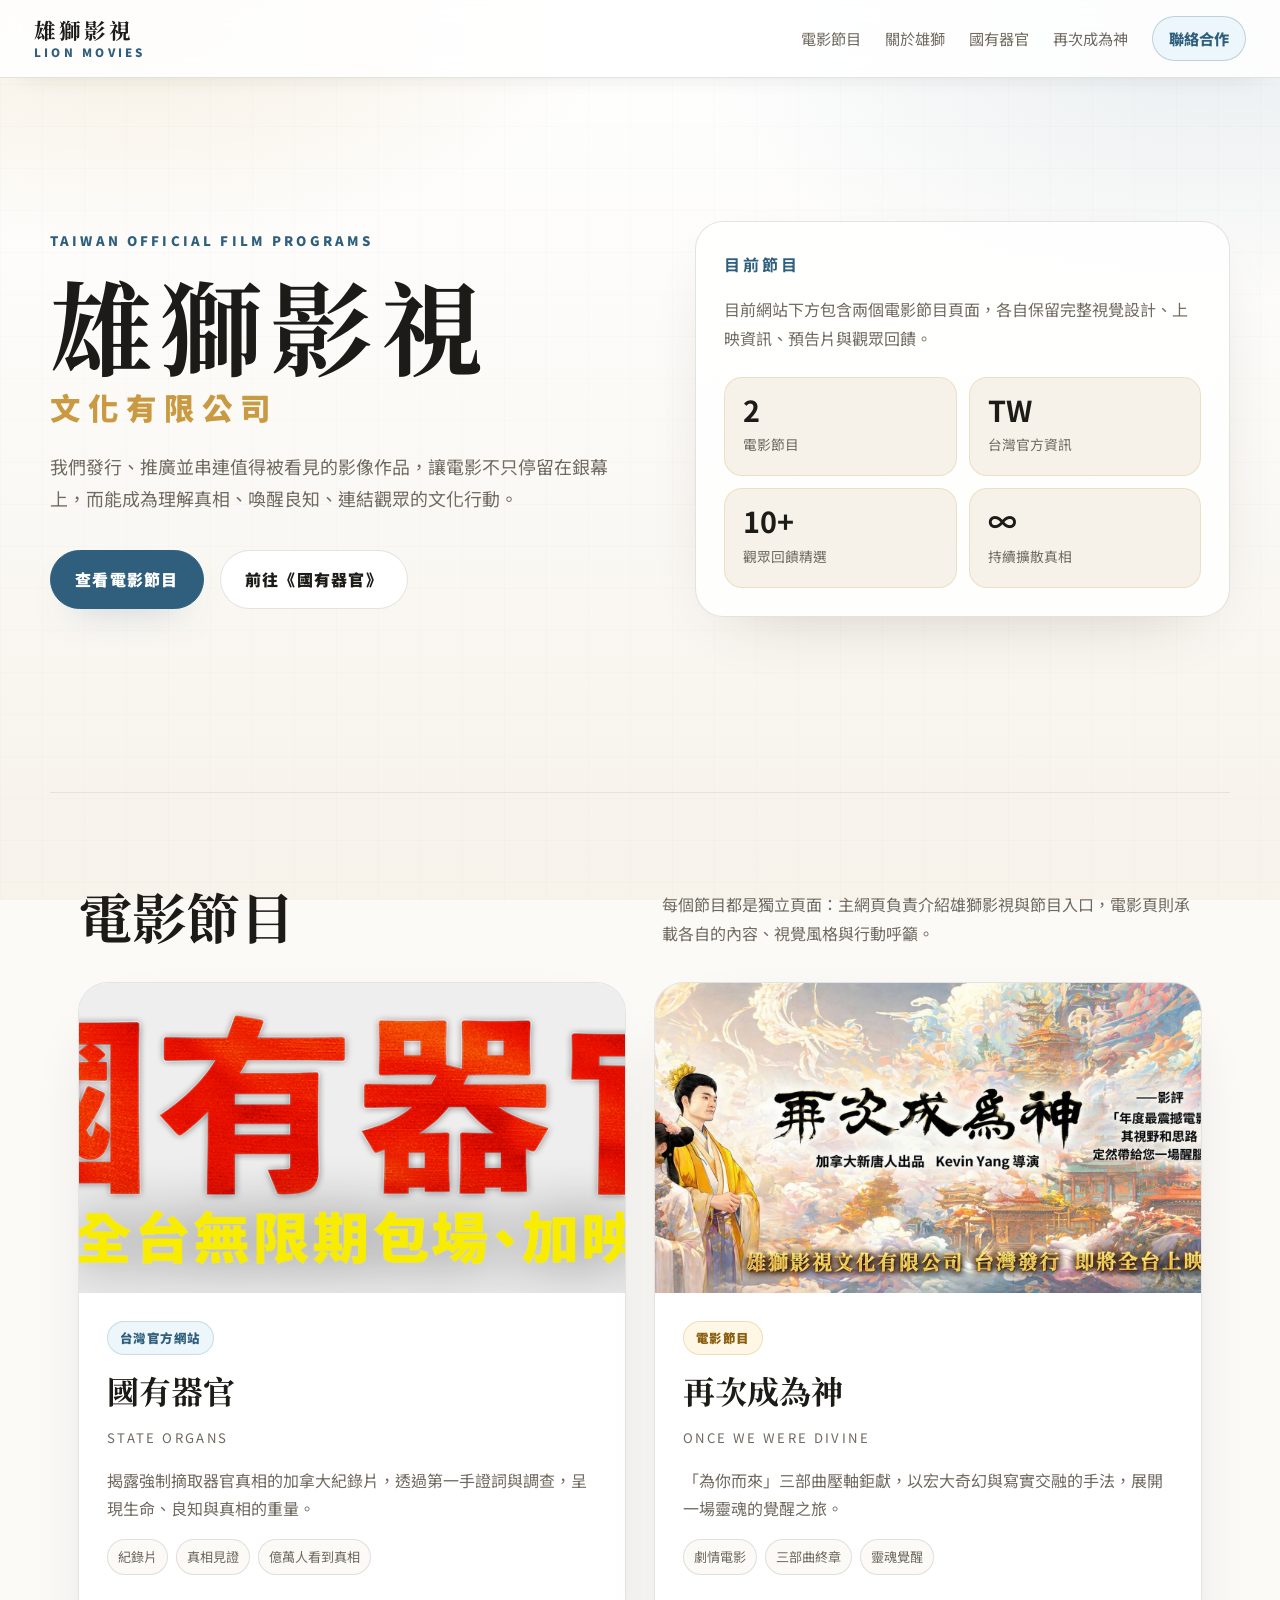
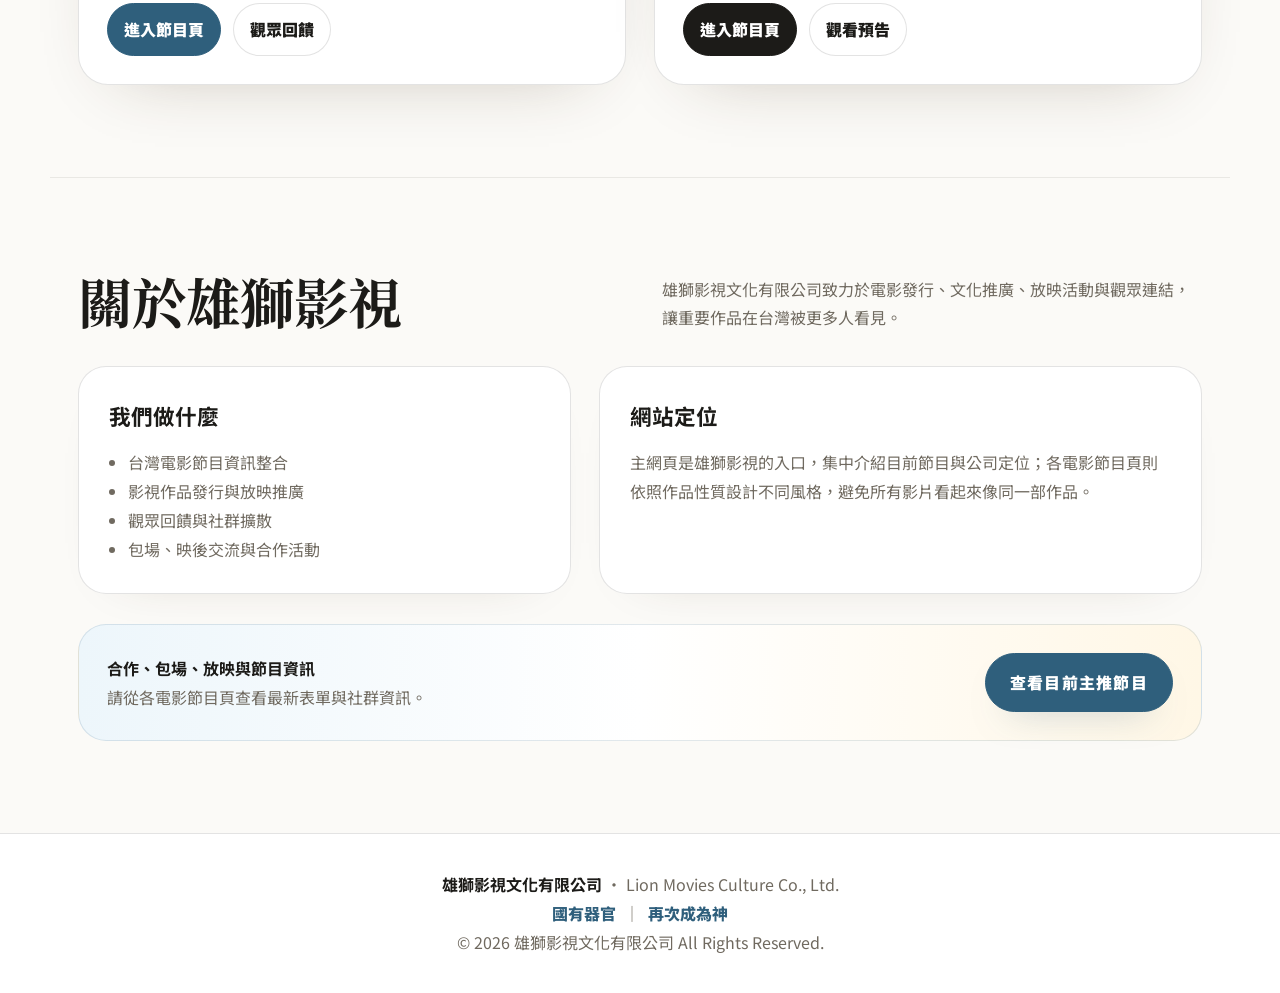
<file: index.html>
<!DOCTYPE html>
<html lang="zh-Hant">
<head>
<meta charset="UTF-8" />
<meta name="viewport" content="width=device-width, initial-scale=1.0" />
<title>雄獅影視文化有限公司｜電影節目官方網站</title>
<meta name="description" content="雄獅影視文化有限公司官方網站。台灣發行與推廣紀錄片、劇情片與文化影視節目，目前節目包含《國有器官》與《再次成為神》。" />
<meta property="og:title" content="雄獅影視文化有限公司｜電影節目官方網站" />
<meta property="og:description" content="探索雄獅影視文化有限公司目前電影節目：《國有器官》與《再次成為神》。" />
<meta property="og:image" content="國有器官/assets/img/state-organs/titlebanner.png" />
<meta property="og:type" content="website" />
<link rel="canonical" href="https://lion-movies.com.tw/" />
<script type="application/ld+json">
{
  "@context": "https://schema.org",
  "@type": "WebSite",
  "name": "雄獅影視文化有限公司",
  "alternateName": "Lion Movies Culture Co., Ltd.",
  "url": "https://lion-movies.com.tw/",
  "description": "雄獅影視文化有限公司官方網站。台灣發行與推廣紀錄片、劇情片與文化影視節目，目前節目包含《國有器官》與《再次成為神》。",
  "inLanguage": "zh-Hant"
}
</script>
<link rel="preconnect" href="https://fonts.googleapis.com" />
<link rel="preconnect" href="https://fonts.gstatic.com" crossorigin />
<link href="https://fonts.googleapis.com/css2?family=Noto+Sans+TC:wght@300;400;500;700;900&family=Noto+Serif+TC:wght@400;600;700;900&display=swap" rel="stylesheet" />
<link rel="stylesheet" href="css/home.css?v=3" />
</head>
<body>
<header class="nav">
  <a href="#top" class="brand" aria-label="雄獅影視文化有限公司">
    <strong>雄獅影視</strong>
    <span>LION MOVIES</span>
  </a>
  <nav class="nav__links">
    <a href="#programs">電影節目</a>
    <a href="#about">關於雄獅</a>
    <a href="國有器官/">國有器官</a>
    <a href="再次成為神/">再次成為神</a>
    <a class="nav__cta" href="#contact">聯絡合作</a>
  </nav>
</header>

<main id="top">
  <section class="hero">
    <div class="hero__inner">
      <div>
        <p class="eyebrow">TAIWAN OFFICIAL FILM PROGRAMS</p>
        <h1>雄獅影視<span>文化有限公司</span></h1>
        <p class="hero__lead">我們發行、推廣並串連值得被看見的影像作品，讓電影不只停留在銀幕上，而能成為理解真相、喚醒良知、連結觀眾的文化行動。</p>
        <div class="hero__actions">
          <a class="btn btn--primary" href="#programs">查看電影節目</a>
          <a class="btn btn--ghost" href="國有器官/">前往《國有器官》</a>
        </div>
      </div>
      <aside class="hero__panel">
        <h2>目前節目</h2>
        <p>目前網站下方包含兩個電影節目頁面，各自保留完整視覺設計、上映資訊、預告片與觀眾回饋。</p>
        <div class="hero__stats">
          <div><strong>2</strong><span>電影節目</span></div>
          <div><strong>TW</strong><span>台灣官方資訊</span></div>
          <div><strong>10+</strong><span>觀眾回饋精選</span></div>
          <div><strong>∞</strong><span>持續擴散真相</span></div>
        </div>
      </aside>
    </div>
  </section>

  <section class="section" id="programs">
    <div class="section__head">
      <h2>電影節目</h2>
      <p>每個節目都是獨立頁面：主網頁負責介紹雄獅影視與節目入口，電影頁則承載各自的內容、視覺風格與行動呼籲。</p>
    </div>
    <div class="programs">
      <article class="program-card program-card--organs">
        <div class="program-card__image">
          <img src="國有器官/assets/img/state-organs/titlebanner.png" alt="國有器官 STATE ORGANS" />
        </div>
        <div class="program-card__body">
          <span class="program-card__tag">台灣官方網站</span>
          <h3>國有器官</h3>
          <p class="program-card__en">STATE ORGANS</p>
          <p>揭露強制摘取器官真相的加拿大紀錄片，透過第一手證詞與調查，呈現生命、良知與真相的重量。</p>
          <div class="program-card__meta"><span>紀錄片</span><span>真相見證</span><span>億萬人看到真相</span></div>
          <div class="program-card__actions">
            <a href="國有器官/">進入節目頁</a>
            <a href="國有器官/#customerVoices">觀眾回饋</a>
          </div>
        </div>
      </article>

      <article class="program-card program-card--divine">
        <div class="program-card__image">
          <img src="再次成為神/assets/img/hero-wide.jpg" alt="再次成為神 ONCE WE WERE DIVINE" />
        </div>
        <div class="program-card__body">
          <span class="program-card__tag">電影節目</span>
          <h3>再次成為神</h3>
          <p class="program-card__en">ONCE WE WERE DIVINE</p>
          <p>「為你而來」三部曲壓軸鉅獻，以宏大奇幻與寫實交融的手法，展開一場靈魂的覺醒之旅。</p>
          <div class="program-card__meta"><span>劇情電影</span><span>三部曲終章</span><span>靈魂覺醒</span></div>
          <div class="program-card__actions">
            <a href="再次成為神/">進入節目頁</a>
            <a href="再次成為神/#trailer">觀看預告</a>
          </div>
        </div>
      </article>
    </div>
  </section>

  <section class="section" id="about">
    <div class="section__head">
      <h2>關於雄獅影視</h2>
      <p>雄獅影視文化有限公司致力於電影發行、文化推廣、放映活動與觀眾連結，讓重要作品在台灣被更多人看見。</p>
    </div>
    <div class="about-grid">
      <div class="about-card">
        <h3>我們做什麼</h3>
        <ul>
          <li>台灣電影節目資訊整合</li>
          <li>影視作品發行與放映推廣</li>
          <li>觀眾回饋與社群擴散</li>
          <li>包場、映後交流與合作活動</li>
        </ul>
      </div>
      <div class="about-card">
        <h3>網站定位</h3>
        <p>主網頁是雄獅影視的入口，集中介紹目前節目與公司定位；各電影節目頁則依照作品性質設計不同風格，避免所有影片看起來像同一部作品。</p>
      </div>
    </div>
    <div class="contact-strip" id="contact">
      <div>
        <strong>合作、包場、放映與節目資訊</strong>
        <p>請從各電影節目頁查看最新表單與社群資訊。</p>
      </div>
      <a class="btn btn--primary" href="國有器官/">查看目前主推節目</a>
    </div>
  </section>
</main>

<footer class="footer">
  <p><strong>雄獅影視文化有限公司</strong> · Lion Movies Culture Co., Ltd.</p>
  <p><a href="國有器官/">國有器官</a>｜<a href="再次成為神/">再次成為神</a></p>
  <p>© 2026 雄獅影視文化有限公司 All Rights Reserved.</p>
</footer>
</body>
</html>
</file>
<file: css/home.css>
/* Lion Movies main site — clean bright corporate style */
:root{
  --bg:#fbfaf7;
  --paper:#ffffff;
  --paper-soft:#f6f2ea;
  --ink:#1c1b18;
  --muted:#706a60;
  --brand:#2f5f7c;
  --brand-soft:#edf6fb;
  --gold:#c99a42;
  --gold-soft:#fff7e6;
  --line:rgba(28,27,24,.12);
  --shadow:0 24px 70px -42px rgba(64,45,20,.32);
  --sans:"Noto Sans TC",sans-serif;
  --serif:"Noto Serif TC",serif;
  --maxw:1180px;
}
*{box-sizing:border-box;margin:0;padding:0}
html{scroll-behavior:smooth;scroll-padding-top:86px}
body{
  font-family:var(--sans);
  background:var(--bg);
  color:var(--ink);
  line-height:1.8;
  -webkit-font-smoothing:antialiased;
  overflow-x:hidden;
}
a{color:inherit;text-decoration:none} img{display:block;max-width:100%}
body::before{
  content:"";
  position:fixed;inset:0;z-index:-2;
  background:
    radial-gradient(60% 42% at 10% 0%, rgba(201,154,66,.16), transparent 65%),
    radial-gradient(65% 46% at 95% 4%, rgba(47,95,124,.10), transparent 64%),
    linear-gradient(180deg,#fff 0%,#fbfaf7 46%,#f7f2ea 100%);
}
body::after{
  content:"";position:fixed;inset:0;z-index:-1;pointer-events:none;opacity:.35;
  background-image:linear-gradient(rgba(28,27,24,.035) 1px,transparent 1px),linear-gradient(90deg,rgba(28,27,24,.035) 1px,transparent 1px);
  background-size:42px 42px;
}
.nav{
  position:fixed;top:0;left:0;right:0;z-index:50;
  display:flex;align-items:center;justify-content:space-between;
  padding:16px 34px;
  background:rgba(255,255,255,.86);
  backdrop-filter:blur(16px);
  border-bottom:1px solid var(--line);
  box-shadow:0 12px 28px -26px rgba(40,30,14,.34);
}
.brand{display:flex;flex-direction:column;line-height:1.1}.brand strong{font-family:var(--serif);font-size:1.35rem;letter-spacing:.14em}.brand span{color:var(--brand);font-size:.72rem;font-weight:900;letter-spacing:.28em;margin-top:4px}.nav__links{display:flex;gap:24px;align-items:center;color:var(--muted);font-size:.95rem}.nav__links a:hover{color:var(--brand)}.nav__cta{padding:8px 16px;border:1px solid rgba(47,95,124,.25);color:var(--brand)!important;background:var(--brand-soft);border-radius:999px;font-weight:800}
.hero{min-height:88vh;display:grid;place-items:center;padding:132px 28px 86px;position:relative}.hero__inner{width:min(var(--maxw),100%);display:grid;grid-template-columns:1.05fr .95fr;gap:54px;align-items:center}.eyebrow{color:var(--brand);font-weight:900;letter-spacing:.24em;font-size:.82rem;margin-bottom:18px}.hero h1{font-family:var(--serif);font-size:clamp(3rem,8vw,6.4rem);line-height:1.05;letter-spacing:.08em;color:var(--ink)}.hero h1 span{display:block;color:var(--gold);font-family:var(--sans);font-size:clamp(1.2rem,3vw,1.9rem);font-weight:900;letter-spacing:.26em;margin-top:14px}.hero__lead{margin-top:26px;max-width:640px;color:var(--muted);font-size:1.12rem}.hero__actions{display:flex;flex-wrap:wrap;gap:16px;margin-top:36px}.btn{display:inline-flex;align-items:center;justify-content:center;padding:14px 24px;border:1px solid var(--line);font-weight:900;letter-spacing:.08em;border-radius:999px;transition:.25s ease}.btn:hover{transform:translateY(-2px)}.btn--primary{background:var(--brand);border-color:var(--brand);color:#fff;box-shadow:0 18px 36px -24px rgba(47,95,124,.55)}.btn--ghost{background:#fff;color:var(--ink)}.hero__panel{background:rgba(255,255,255,.82);border:1px solid var(--line);border-radius:28px;padding:28px;box-shadow:var(--shadow)}.hero__panel h2{font-size:1rem;color:var(--brand);letter-spacing:.18em;margin-bottom:16px}.hero__panel p{color:var(--muted)}.hero__stats{display:grid;grid-template-columns:repeat(2,1fr);gap:12px;margin-top:24px}.hero__stats div{padding:18px;background:var(--paper-soft);border:1px solid rgba(201,154,66,.22);border-radius:18px}.hero__stats strong{display:block;font-size:1.8rem;line-height:1;color:var(--ink)}.hero__stats span{display:block;margin-top:8px;color:var(--muted);font-size:.86rem}.section{max-width:var(--maxw);margin:0 auto;padding:92px 28px;border-top:1px solid rgba(28,27,24,.08)}.section__head{display:flex;justify-content:space-between;gap:28px;align-items:end;margin-bottom:34px}.section__head h2{font-family:var(--serif);font-size:clamp(2rem,5vw,3.4rem);line-height:1.15}.section__head p{max-width:540px;color:var(--muted)}
.programs{display:grid;grid-template-columns:repeat(2,minmax(0,1fr));gap:28px}.program-card{position:relative;overflow:hidden;background:#fff;border:1px solid var(--line);border-radius:30px;min-height:620px;display:flex;flex-direction:column;box-shadow:var(--shadow)}.program-card__image{height:310px;background:#eee;overflow:hidden}.program-card__image img{width:100%;height:100%;object-fit:cover;transition:transform .8s ease}.program-card:hover img{transform:scale(1.04)}.program-card__body{padding:28px;display:flex;flex-direction:column;gap:16px;flex:1}.program-card__tag{align-self:flex-start;background:var(--brand-soft);color:var(--brand);border:1px solid rgba(47,95,124,.18);padding:5px 12px;border-radius:999px;font-size:.78rem;font-weight:900;letter-spacing:.12em}.program-card--divine .program-card__tag{background:var(--gold-soft);color:#8a5f11;border-color:rgba(201,154,66,.28)}.program-card h3{font-family:var(--serif);font-size:2rem;line-height:1.22}.program-card__en{color:var(--muted);letter-spacing:.18em;font-size:.82rem}.program-card p{color:var(--muted)}.program-card__meta{display:flex;flex-wrap:wrap;gap:8px;margin-top:auto}.program-card__meta span{border:1px solid var(--line);background:#fbfaf7;border-radius:999px;padding:5px 10px;color:var(--muted);font-size:.82rem}.program-card__actions{display:flex;flex-wrap:wrap;gap:12px;margin-top:12px}.program-card__actions a{padding:11px 16px;border:1px solid var(--line);border-radius:999px;font-weight:900;background:#fff}.program-card__actions a:first-child{background:var(--ink);color:#fff;border-color:var(--ink)}.program-card--organs .program-card__actions a:first-child{background:var(--brand);border-color:var(--brand)}.about-grid{display:grid;grid-template-columns:.9fr 1.1fr;gap:28px}.about-card{padding:30px;background:#fff;border:1px solid var(--line);border-radius:28px;box-shadow:0 18px 54px -44px rgba(64,45,20,.28)}.about-card h3{font-size:1.35rem;margin-bottom:12px;color:var(--ink)}.about-card p,.about-card li{color:var(--muted)}.about-card ul{padding-left:1.2em}.contact-strip{display:flex;justify-content:space-between;gap:18px;align-items:center;background:linear-gradient(90deg,var(--brand-soft),#fff,var(--gold-soft));border:1px solid rgba(47,95,124,.14);border-radius:28px;padding:28px;margin-top:30px}.contact-strip p{color:var(--muted)}.footer{padding:36px 28px;text-align:center;color:var(--muted);border-top:1px solid var(--line);background:#fff}.footer strong{color:var(--ink)}.footer a{color:var(--brand);margin:0 8px;font-weight:800}
@media(max-width:900px){.nav{align-items:flex-start;gap:14px;flex-direction:column}.nav__links{flex-wrap:wrap;gap:14px}.hero__inner,.about-grid{grid-template-columns:1fr}.programs{grid-template-columns:1fr}.program-card{min-height:auto}.section__head{display:block}.section__head p{margin-top:14px}.contact-strip{align-items:flex-start;flex-direction:column}}
</file>
